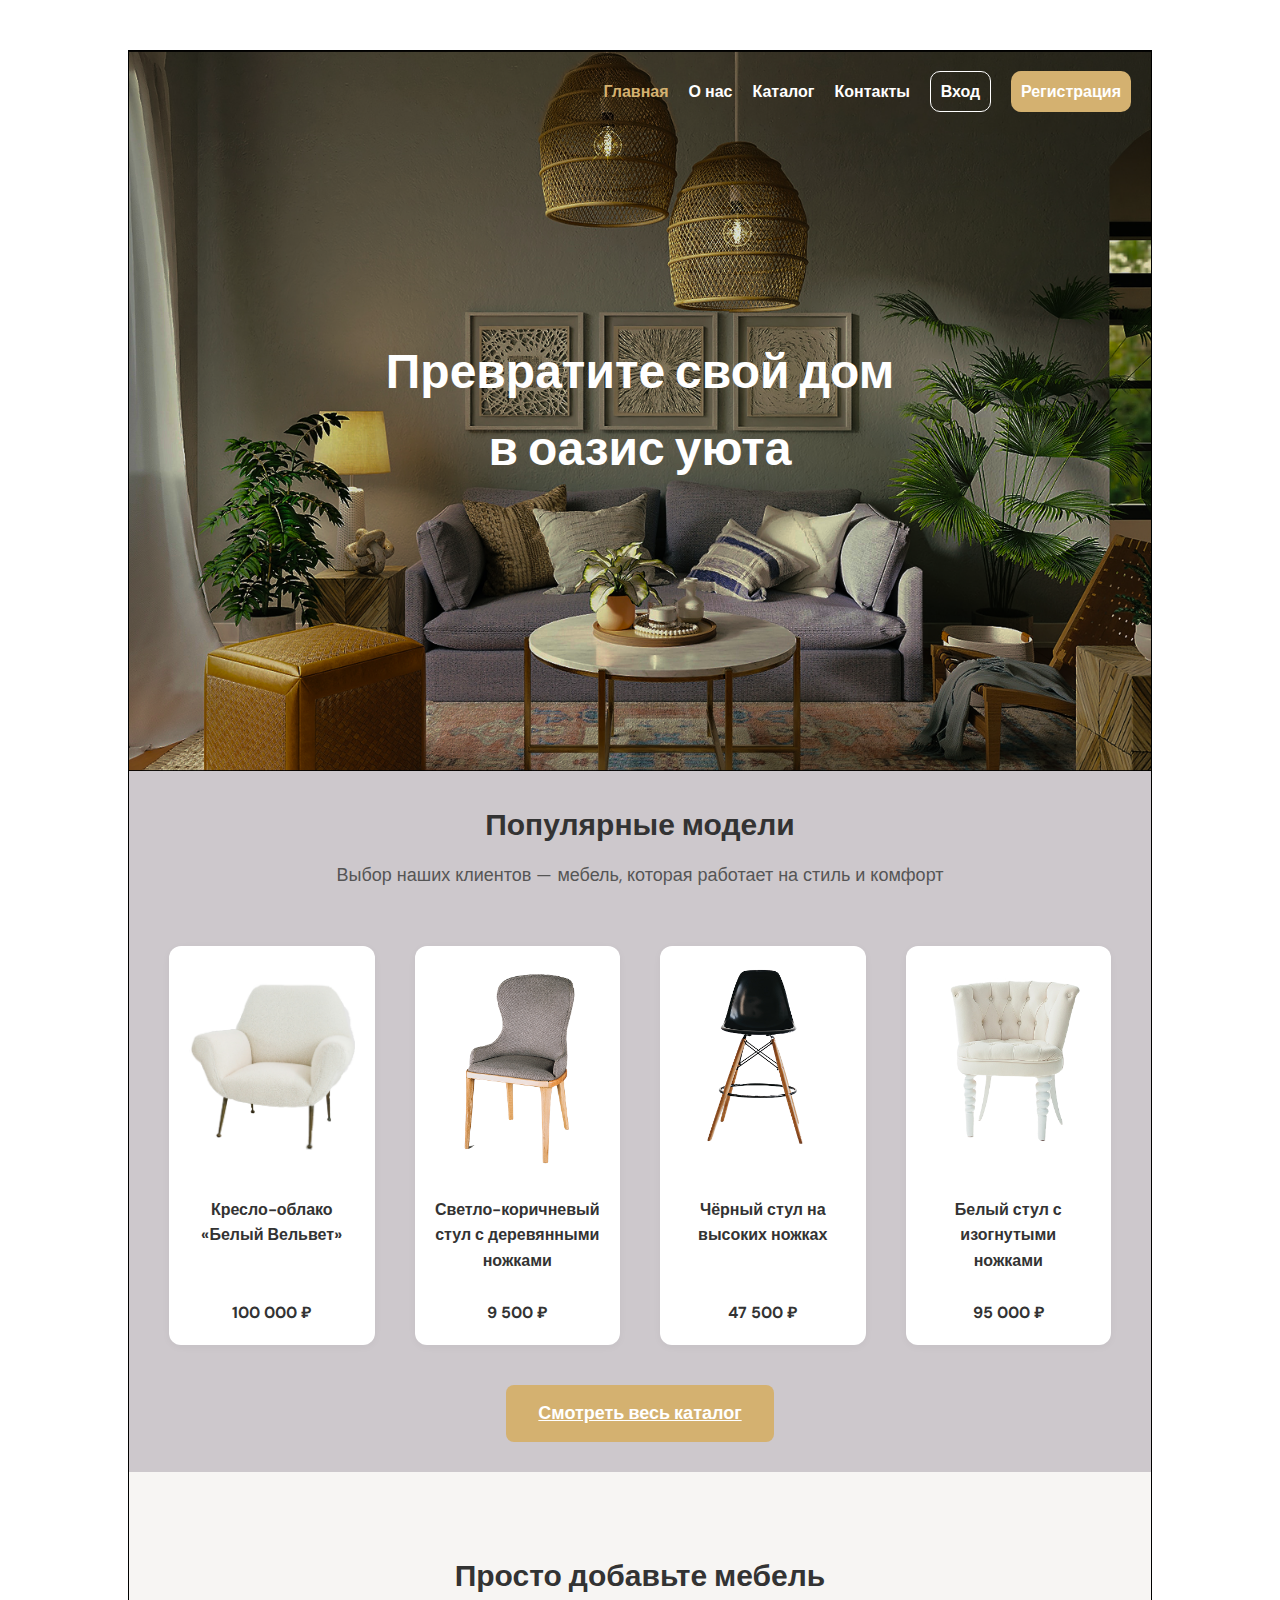
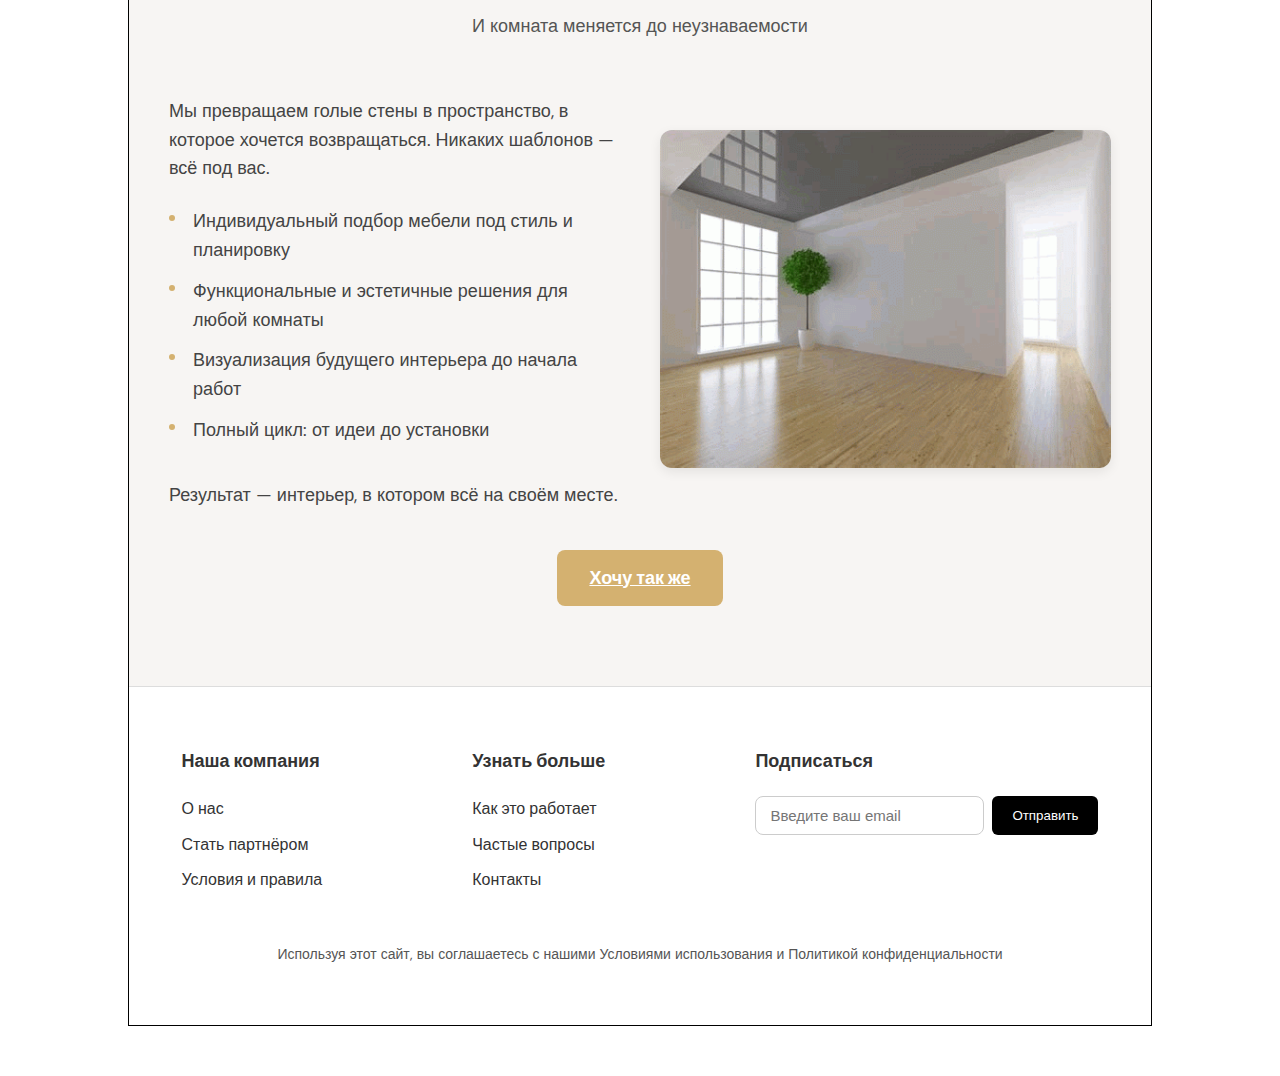
<file: index.html>
<!DOCTYPE html>
<html lang="ru">
  <head>
    <meta charset="UTF-8" />
    <meta name="viewport" content="width=device-width, initial-scale=1.0" />
    <title>Создайте комфорт в своём доме</title>
    <link
      href="https://fonts.googleapis.com/css2?family=DM+Sans:wght@400;600;700&display=swap"
      rel="stylesheet"
    />
    <link rel="stylesheet" href="styles.css" />
  </head>
  <body>
    <div class="page-wrapper">
        <header class="site-header">
            <nav class="nav-menu">
                <a href="./index.html" class="nav-btn main-page active">Главная</a>
                <a href="./about.html" class="nav-btn about-page">О нас</a>
                <a href="./catalog.html" class="nav-btn catalog-page">Каталог</a>
                <a href="./contacts.html" class="nav-btn contacts-page">Контакты</a>
                <a href="#" class="btn btn-login">Вход</a>
                <a href="#" class="btn btn-register">Регистрация</a>
            </nav>
        </header>
      <main>
        <section class="hero">
          <div class="hero-content">
            <h1>Превратите свой дом в оазис уюта</h1>
          </div>
        </section>
        <section class="about">
          <div class="section-title">
            <h2>Популярные модели</h2>
            <p>Выбор наших клиентов — мебель, которая работает на стиль и комфорт</p>
          </div>
          <div class="product-cards">
            <div class="product-card">
              <img
                      src="/photo/стул4.png"
                      alt="Кресло-облако «Белый Вельвет»"
              />
              <h3>Кресло-облако «Белый Вельвет»</h3>
              <p class="price">100 000 ₽</p>
            </div>
            <div class="product-card">
              <img
                      src="/photo/unsplash_kvmdsTrGOBM.png"
                      alt="Светло-коричневый стул"
                      loading="lazy"
              />
              <h3>Светло-коричневый стул с деревянными ножками</h3>
              <p class="price">9 500 ₽</p>
            </div>
            <div class="product-card">
              <img src="/photo/unsplash_3neSwyntbQ8.png" alt="Черный стул" loading="lazy"/>
              <h3>Чёрный стул на высоких ножках</h3>
              <p class="price">47 500 ₽</p>
            </div>
            <div class="product-card">
              <img src="/photo/unsplash_1P6AnKDw6S8.png" alt="Белый стул" loading="lazy"/>
              <h3>Белый стул с изогнутыми ножками</h3>
              <p class="price">95 000 ₽</p>
            </div>
          </div>
          <div class="about-cta-wrapper">
            <a href="./catalog.html" class="about-cta-button">Смотреть весь каталог</a>
          </div>
        </section>
        <section class="room-transformation">
          <div class="section-title">
            <h2>Просто добавьте мебель</h2>
            <p>И комната меняется до неузнаваемости</p>
          </div>

          <div class="room-grid">
            <div class="text-block">
              <p>Мы превращаем голые стены в пространство, в которое хочется возвращаться. Никаких шаблонов — всё под вас.</p>
              <ul>
                <li>Индивидуальный подбор мебели под стиль и планировку</li>
                <li>Функциональные и эстетичные решения для любой комнаты</li>
                <li>Визуализация будущего интерьера до начала работ</li>
                <li>Полный цикл: от идеи до установки</li>
              </ul>
              <p>Результат — интерьер, в котором всё на своём месте.</p>
            </div>

            <div class="gif-block">
              <img src="photo/hero2.gif" alt="До и после обстановки" />
            </div>
          </div>

          <div class="cta-wrapper">
            <a href="#" class="cta-main-button">Хочу так же</a>
          </div>
        </section>
      </main>
      <footer class="footer">
        <div class="footer-columns">
          <div class="footer-column">
            <h3>Наша компания</h3>
            <a href="#">О нас</a>
            <a href="#">Стать партнёром</a>
            <a href="#">Условия и правила</a>
          </div>
          <div class="footer-column">
            <h3>Узнать больше</h3>
            <a href="#">Как это работает</a>
            <a href="#">Частые вопросы</a>
            <a href="#">Контакты</a>
          </div>
          <div class="footer-column">
            <h3>Подписаться</h3>
            <div class="subscribe-form">
              <input type="email" placeholder="Введите ваш email" />
              <button type="submit">Отправить</button>
            </div>
          </div>
        </div>
        <div class="footer-bottom">
          <p>
            Используя этот сайт, вы соглашаетесь с нашими Условиями
            использования и Политикой конфиденциальности
          </p>
        </div>
      </footer>
    </div>
  </body>
</html>
</file>
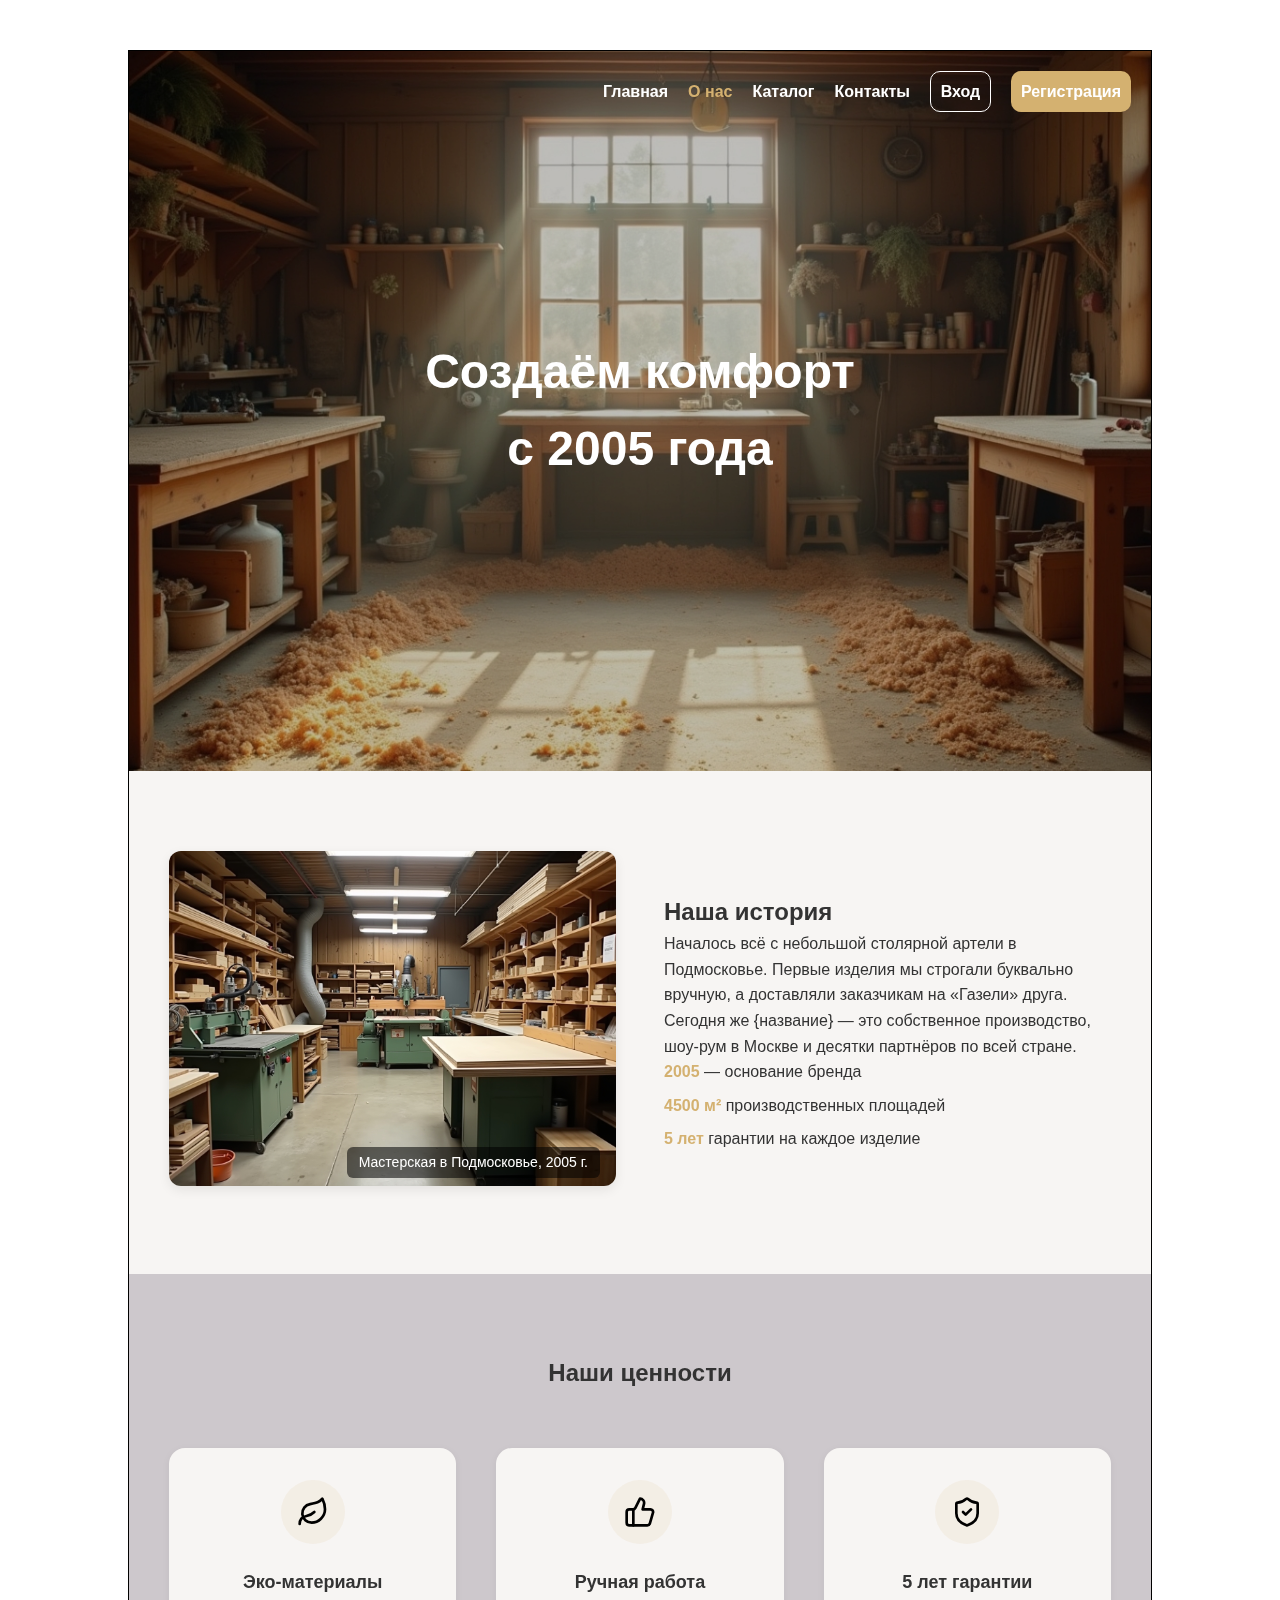
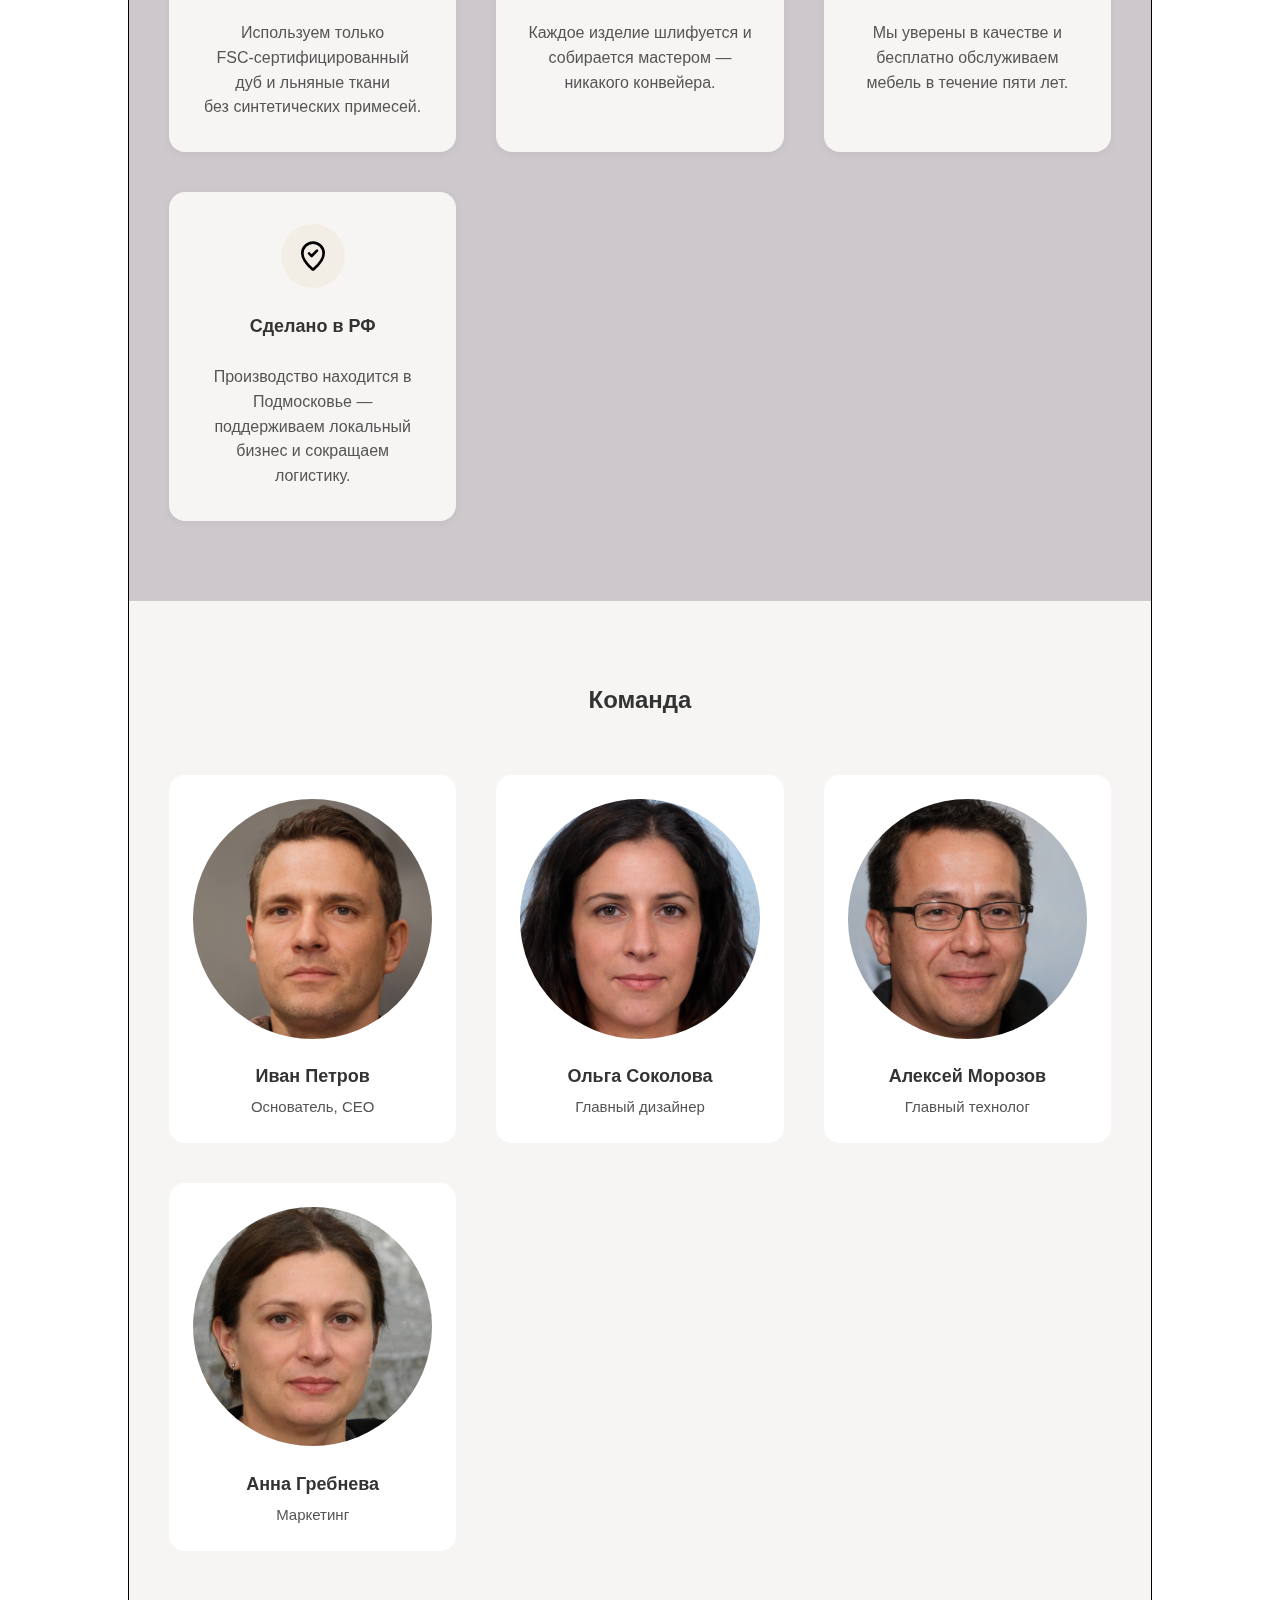
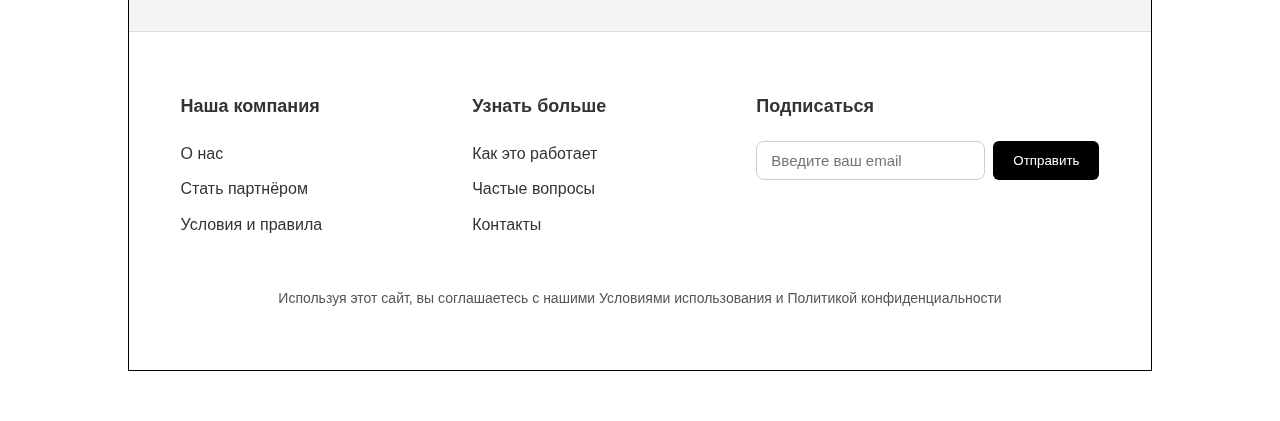
<file: about.html>
<!DOCTYPE html>
<html lang="ru">
<head>
    <meta charset="UTF-8" />
    <meta name="viewport" content="width=device-width, initial-scale=1.0" />
    <title>О нас</title>
    <link rel="stylesheet" href="styles.css" />
</head>
<body>
<div class="page-wrapper">
    <header class="site-header">
        <nav class="nav-menu">
            <a href="./index.html" class="nav-btn main-page">Главная</a>
            <a href="./about.html" class="nav-btn about-page active">О нас</a>
            <a href="./catalog.html" class="nav-btn catalog-page">Каталог</a>
            <a href="./contacts.html" class="nav-btn contacts-page">Контакты</a>
            <a href="#" class="btn btn-login">Вход</a>
            <a href="#" class="btn btn-register">Регистрация</a>
        </nav>
    </header>
    <main>
        <section class="hero hero--about">
            <h1 class="hero__title">Создаём&nbsp;комфорт с&nbsp;2005&nbsp;года</h1>
        </section>
        <!-- HISTORY -->
        <section class="history">
            <div class="history__inner container">
                <figure class="history__media">
                    <img
                            src="./photo/FirstFactory.jpg"
                            alt="Первая мастерская *****, 2005 год"
                            loading="lazy"
                    />
                    <figcaption class="history__caption">
                        Мастерская в Подмосковье, 2005 г.
                    </figcaption>
                </figure>

                <div class="history__text">
                    <h2>Наша история</h2>

                    <p>
                        Началось всё с небольшой столярной артели в Подмосковье.
                        Первые изделия мы строгали буквально вручную, а доставляли
                        заказчикам на «Газели» друга. Сегодня же {название} — это
                        собственное производство, шоу-рум в Москве и десятки партнёров
                        по всей стране.
                    </p>

                    <ul class="history__stats">
                        <li><strong>2005</strong> — основание бренда</li>
                        <li><strong>4500 м²</strong> производственных площадей</li>
                        <li><strong>5 лет</strong> гарантии на каждое изделие</li>
                    </ul>
                </div>
            </div>
        </section>
        <!-- VALUES -->
        <section class="values">
            <div class="container">
                <h2 class="section-title">Наши ценности</h2>

                <ul class="values__grid">
                    <li class="values__item">
        <span class="values__icon">
          <img src="./photo/leaf.svg" alt="" aria-hidden="true" />
        </span>
                        <h3 class="values__title">Эко‑материалы</h3>
                        <p class="values__desc">Используем только FSC‑сертифицированный дуб и льняные ткани без&nbsp;синтетических примесей.</p>
                    </li>

                    <li class="values__item">
        <span class="values__icon">
          <img src="./photo/thumbs-up.svg" alt="" aria-hidden="true" />
        </span>
                        <h3 class="values__title">Ручная работа</h3>
                        <p class="values__desc">Каждое изделие шлифуется и собирается мастером — никакого конвейера.</p>
                    </li>

                    <li class="values__item">
        <span class="values__icon">
          <img src="./photo/shield-check.svg" alt="" aria-hidden="true" />
        </span>
                        <h3 class="values__title">5&nbsp;лет гарантии</h3>
                        <p class="values__desc">Мы уверены в&nbsp;качестве и бесплатно обслуживаем мебель в течение пяти лет.</p>
                    </li>

                    <li class="values__item">
        <span class="values__icon">
          <img src="./photo/map-pin-check-inside.svg" alt="" aria-hidden="true" />
        </span>
                        <h3 class="values__title">Сделано в&nbsp;РФ</h3>
                        <p class="values__desc">Производство находится в Подмосковье — поддерживаем локальный бизнес и сокращаем логистику.</p>
                    </li>
                </ul>
            </div>
        </section>

        <!-- TEAM -->
        <section class="team">
            <div class="container">
                <h2 class="section-title">Команда</h2>
                <ul class="team__grid">
                    <li class="team-card">
                        <img src="./photo/male1.jfif" alt="Иван Петров — основатель" loading="lazy" />
                        <h3>Иван Петров</h3>
                        <p class="team-card__role">Основатель, CEO</p>
                    </li>
                    <li class="team-card">
                        <img src="./photo/female1.jfif" alt="Ольга Соколова — главный дизайнер" loading="lazy" />
                        <h3>Ольга Соколова</h3>
                        <p class="team-card__role">Главный дизайнер</p>
                    </li>
                    <li class="team-card">
                        <img src="./photo/male2.jfif" alt="Алексей Морозов — технолог" loading="lazy" />
                        <h3>Алексей Морозов</h3>
                        <p class="team-card__role">Главный технолог</p>
                    </li>
                    <li class="team-card">
                        <img src="./photo/female2.jfif" alt="Анна Гребнева — маркетинг" loading="lazy" />
                        <h3>Анна Гребнева</h3>
                        <p class="team-card__role">Маркетинг</p>
                    </li>
                </ul>
            </div>
        </section>
    </main>
    <footer class="footer">
        <div class="footer-columns">
            <div class="footer-column">
                <h3>Наша компания</h3>
                <a href="#">О нас</a>
                <a href="#">Стать партнёром</a>
                <a href="#">Условия и правила</a>
            </div>
            <div class="footer-column">
                <h3>Узнать больше</h3>
                <a href="#">Как это работает</a>
                <a href="#">Частые вопросы</a>
                <a href="#">Контакты</a>
            </div>
            <div class="footer-column">
                <h3>Подписаться</h3>
                <div class="subscribe-form">
                    <input type="email" placeholder="Введите ваш email" />
                    <button type="submit">Отправить</button>
                </div>
            </div>
        </div>
        <div class="footer-bottom">
            <p>
                Используя этот сайт, вы соглашаетесь с нашими Условиями
                использования и Политикой конфиденциальности
            </p>
        </div>
    </footer>
</div>

</body>
</html>
</file>
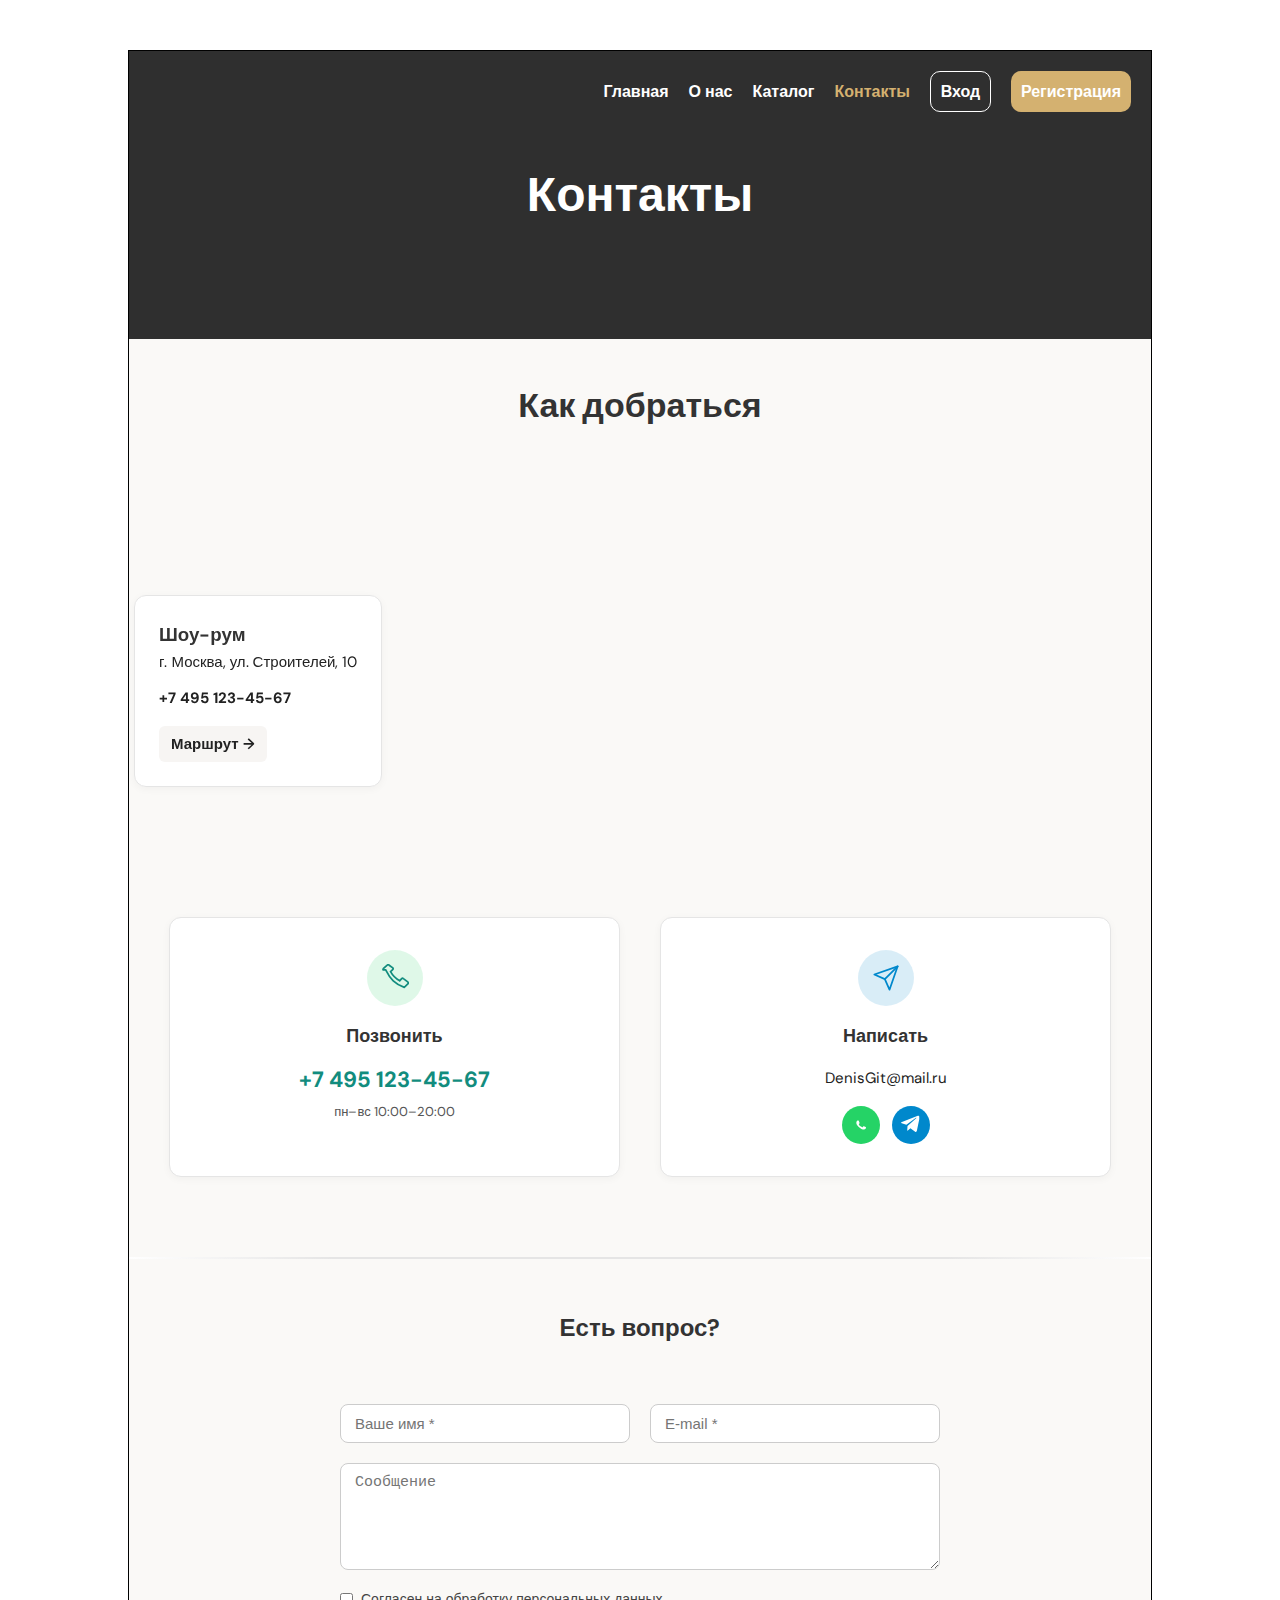
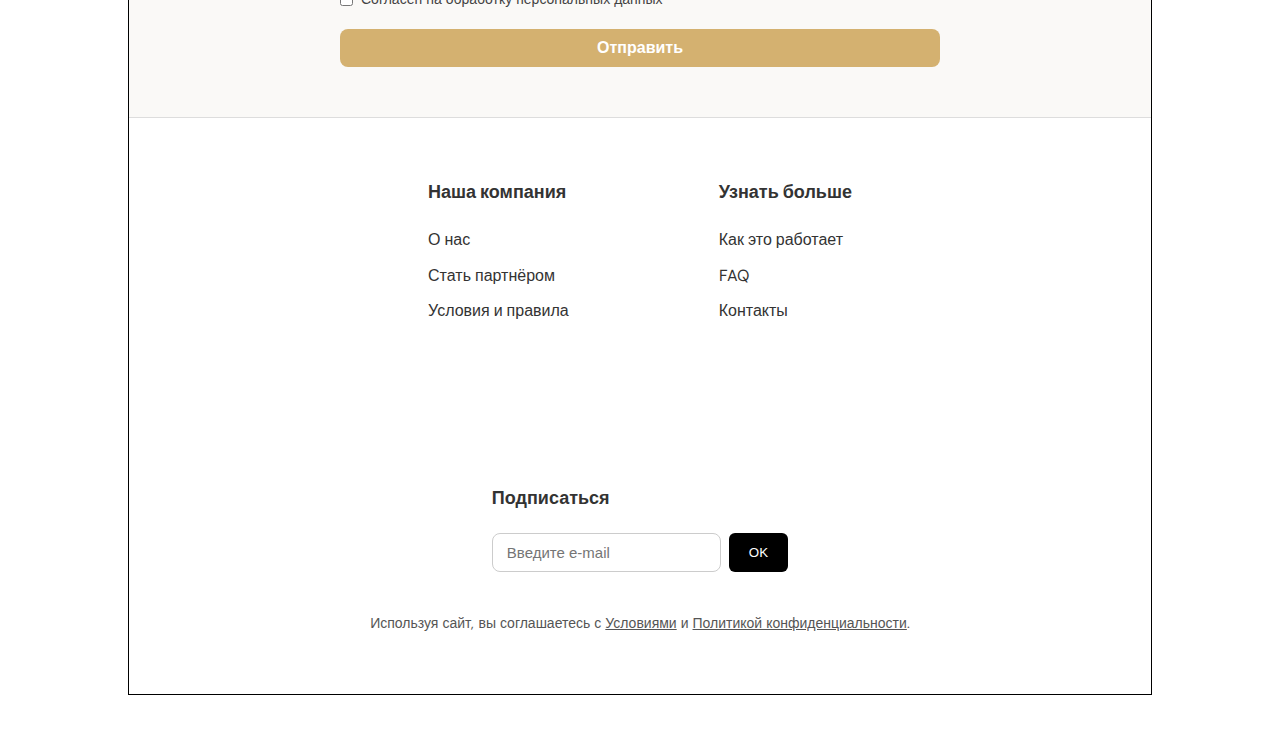
<file: contacts.html>
<!DOCTYPE html>
<html lang="ru">
<head>
    <meta charset="UTF-8" />
    <meta name="viewport" content="width=device-width, initial-scale=1.0" />
    <title>Контакты</title>
    <link href="https://fonts.googleapis.com/css2?family=DM+Sans:wght@400;600;700&display=swap" rel="stylesheet"/>
    <link rel="stylesheet" href="styles.css" />
</head>
<body>
<div class="page-wrapper">

    <header class="site-header">
        <nav class="nav-menu">
            <a href="./index.html" class="nav-btn main-page">Главная</a>
            <a href="./about.html" class="nav-btn about-page">О нас</a>
            <a href="./catalog.html" class="nav-btn catalog-page">Каталог</a>
            <a href="./contacts.html" class="nav-btn contacts-page active">Контакты</a>
            <a href="#" class="btn btn-login">Вход</a>
            <a href="#" class="btn btn-register">Регистрация</a>
        </nav>
    </header>

    <main>
        <section class="hero hero--contacts">
            <h1>Контакты</h1>
        </section>

        <h2 class="map-heading container">Как добраться</h2>
        <section class="map-block">
            <iframe
                    src="https://yandex.ru/map-widget/v1/?um=constructor%3A1be21e0b198cfc9a9ef&scroll=false"
                    loading="lazy"></iframe>
            <div class="map-card card">
                <h3>Шоу-рум</h3>
                <p>г. Москва, ул. Строителей, 10</p>
                <a href="tel:+74951234567" class="map-tel">+7 495 123-45-67</a>
                <a class="btn-route" href="https://yandex.ru/maps/?rtext=~55.6958,37.5349" target="_blank">
                    Маршрут →
                </a>
            </div>
        </section>

        <section class="contact-grid container">

            <article class="contact-item card card--call">
                <div class="card-icon">
                    <svg width="28" height="28" viewBox="0 0 24 24" fill="none">
                        <path d="M4 5c4 8 8 12 16 15l3-3c.5-.5.5-1.2-.1-1.7l-3.7-2.8c-.5-.4-1.1-.3-1.5.1l-1.7 1.8a19.4 19.4 0 0 1-7.8-7.8l1.8-1.8c.4-.4.5-1 .1-1.5L7 1.1C6.5.5 5.8.5 5.3 1L2 4c-.3.4-.4 1 0 1z" stroke="currentColor" stroke-width="1.5" stroke-linecap="round"/></svg>
                </div>
                <h3>Позвонить</h3>
                <p class="tel-big">
                    <a href="tel:+74951234567">+7&nbsp;495&nbsp;123-45-67</a>
                </p>
                <small>пн–вс 10:00–20:00</small>
            </article>

            <article class="contact-item card card--write">
                <div class="card-icon">
                    <svg width="28" height="28" viewBox="0 0 24 24" fill="none"><path d="M22 2 11 13" stroke="currentColor" stroke-width="1.5" stroke-linecap="round"/><path d="m22 2-7 20-4-9-9-4 20-7Z" stroke="currentColor" stroke-width="1.5" stroke-linejoin="round"/></svg>
                </div>
                <h3>Написать</h3>

                <a class="email-link" href="mailto:DenisGit@mail.ru">DenisGit@mail.ru</a>

                <div class="messengers">
                    <a href="https://wa.me/79991234567" class="messenger wapp" aria-label="WhatsApp"></a>
                    <a href="https://t.me/deniska" class="messenger tg"   aria-label="Telegram"></a>
                </div>
            </article>
        </section>

        <hr class="section-divider">

        <section class="contact-form container">
            <h2 class="section-title">Есть вопрос?</h2>

            <form onsubmit="e.preventDefault(); alert('Спасибо! Мы свяжемся с вами.');">
                <div class="two-cols">
                    <input type="text" placeholder="Ваше имя *" required>
                    <input type="email" placeholder="E-mail *" required>
                </div>

                <textarea rows="5" placeholder="Сообщение"></textarea>

                <label class="checkbox">
                    <input type="checkbox" required>
                    <span>Согласен на обработку персональных данных</span>
                </label>

                <button class="btn btn--primary">Отправить</button>
            </form>
        </section>
    </main>

    <footer class="footer">
        <div class="footer-columns container">
            <div class="footer-column">
                <h3>Наша компания</h3>
                <a href="./about.html">О нас</a>
                <a href="#">Стать партнёром</a>
                <a href="#">Условия и правила</a>
            </div>
            <div class="footer-column">
                <h3>Узнать больше</h3>
                <a href="#">Как это работает</a>
                <a href="#">FAQ</a>
                <a href="contacts.html">Контакты</a>
            </div>
            <div class="footer-column">
                <h3>Подписаться</h3>
                <form class="subscribe-form" onsubmit="return false;">
                    <input type="email" placeholder="Введите e-mail" required>
                    <button type="submit">OK</button>
                </form>
            </div>
        </div>
        <div class="footer-bottom">
            <p>Используя сайт, вы соглашаетесь с <a href="#">Условиями</a> и <a href="#">Политикой конфиденциальности</a>.</p>
        </div>
    </footer>

</div>
</body>
</html>
</file>
<file: styles.css>
/* ========== Base ========== */
*,
*::before,
*::after {
    margin: 0;
    padding: 0;
    box-sizing: border-box;
}

body {
    font-family: "DM Sans", sans-serif;
    line-height: 1.6;
    color: #333;
}

.container {
    max-width: 100%;
    margin: auto;
    padding-left: 40px;
    padding-right: 40px;
}

/* ========== Layout / Wrapper ========== */
.page-wrapper {
    max-width: 80%;
    width: 100%;
    margin: 50px auto;
    border: 1px solid #000;
    position: relative;
}

.site-header {
    position: absolute;
    top: 0;
    left: 0;
    width: 100%;
    z-index: 10;
}

/* ========== Navigation ========== */
.nav-menu {
    display: grid;
    grid-template-columns: repeat(6, auto);
    justify-content: end;
    align-items: center;
    gap: 20px;
    padding: 20px;
}

.nav-btn {
    text-align: center;
    text-decoration: none;
    font-weight: 600;
    color: #fff;
}

.nav-btn.active { color: #d4b170; }

.btn {
    display: flex;
    align-items: center;
    justify-content: center;
    font-weight: 600;
    text-decoration: none;
}

.btn-login {
    max-width: 61px;
    max-height: 41px;
    padding: 10px;
    border: 1px solid #fff;
    border-radius: 10px;
    color: #fff;
}

.btn-register {
    max-width: 128px;
    max-height: 41px;
    padding: 10px;
    border-radius: 10px;
    background: #d4b170;
    color: #fff;
}

/* ========== Footer ========== */
.footer {
    background: #fff;
    padding: 60px 40px;
    border-top: 1px solid #ddd;
}

.footer-columns {
    display: flex;
    flex-wrap: wrap;
    gap: 150px;
    justify-content: center;
    margin-bottom: 40px;
}

.footer-column h3 {
    margin-bottom: 20px;
    font-size: 18px;
    font-weight: 700;
}

.footer-column a {
    display: block;
    margin-bottom: 10px;
    color: #333;
    text-decoration: none;
}

.footer-column a:hover { text-decoration: underline; }

.subscribe-form {
    display: flex;
    gap: 8px;
}

.subscribe-form input {
    flex: 1 1 160px;
    padding: 10px;
    border: 1px solid #ccc;
    border-radius: 6px;
}

.subscribe-form button {
    padding: 10px 20px;
    background: #000;
    color: #fff;
    border: none;
    border-radius: 6px;
    cursor: pointer;
}

.footer-bottom {
    text-align: center;
    font-size: 14px;
    color: #555;
}

.footer-bottom a { color: inherit; }

/* ========== Hero (главная) ========== */
.hero {
    position: relative;
    height: 80vh;
    width: 100%;
    display: flex;
    justify-content: center;
    color: #fff;
    background: url("./photo/HomeHero.png") center / cover no-repeat;
}

.hero h1 {
    position: absolute;
    top: 50%;
    left: 50%;
    transform: translate(-50%, -50%);
    font-size: 48px;
    text-align: center;
}

.hero--about {
    display: flex;
    align-items: center;
    height: 80vh;
    background: url("photo/AboutHero.jpg") center / cover no-repeat;
}

.hero--about::before {
    content: "";
    position: absolute;
    inset: 0;
    background: rgba(0, 0, 0, 0.25);
    mix-blend-mode: multiply;
}

.hero--catalog{
    height:32vh;
    display:flex;
    align-items:center;
    justify-content:center;
    color:#fff;
    background:#2f2f2f;
}

.hero--catalog h1{
    font-size:clamp(32px,4vw,48px);
    font-weight:700;
}

/* ========== Popular models (home) ========== */
.about {
    background: #cdc8cc;
    padding: 30px 40px;
}

.section-title {
    text-align: center;
    margin-bottom: 56px;
}

.section-title h2 {
    font-size: 30px;
    font-weight: 700;
    margin-bottom: 12px;
}

.section-title p {
    font-size: 18px;
    color: #555;
}

.product-cards {
    display: flex;
    gap: 40px;
    align-items: stretch;
}

.product-card {
    flex: 1;
    display: flex;
    flex-direction: column;
    justify-content: space-between;
    padding: 20px;
    text-align: center;
    background: #fff;
    border-radius: 10px;
    box-shadow: 0 4px 6px rgba(0, 0, 0, 0.1);
    transition: transform 0.25s ease, box-shadow 0.25s ease;
}

.product-card:hover {
    transform: translateY(-8px);
    box-shadow: 0 8px 16px rgba(0, 0, 0, 0.15);
}

.product-card img {
    width: 100%;
    height: 200px;
    object-fit: contain;
    margin-bottom: 15px;
}

.product-card h3 {
    flex-grow: 1;
    margin-bottom: 10px;
    font-size: 16px;
}

.product-card .price {
    margin-top: auto;
    font-weight: 700;
    color: #333;
}

.about-cta-wrapper { text-align: center; margin-top: 40px; }

.about-cta-button {
    display: inline-block;
    padding: 14px 32px;
    font-size: 18px;
    font-weight: 700;
    color: #fff;
    background: #d4b170;
    border-radius: 8px;
    transition: background 0.3s ease;
}

.about-cta-button:hover { background: #bfa05d; }

/* ========== Room transformation (home) ========== */
.room-transformation {
    background: #f7f5f3;
    padding: 80px 40px;
    text-align: center;
}

.room-grid {
    display: grid;
    grid-template-columns: repeat(auto-fit, minmax(280px, 1fr));
    gap: 40px;
    max-width: 1200px;
    margin: 0 auto 40px;
    align-items: center;
}

.text-block {
    display: flex;
    flex-direction: column;
    text-align: left;
    font-size: 18px;
    color: #444;
    line-height: 1.6;
}

.text-block ul {
    margin: 24px 0;
    list-style: none;
}

.text-block li {
    position: relative;
    margin-bottom: 12px;
    padding-left: 24px;
}

.text-block li::before {
    content: "";
    position: absolute;
    top: 8px;
    left: 0;
    width: 6px;
    height: 6px;
    background: #d4b170;
    border-radius: 50%;
}

.gif-block img {
    width: 100%;
    border-radius: 12px;
    box-shadow: 0 4px 12px rgba(0, 0, 0, 0.08);
}

.cta-main-button {
    display: inline-block;
    padding: 14px 32px;
    font-size: 18px;
    font-weight: 700;
    color: #fff;
    background: #d4b170;
    border-radius: 8px;
    transition: background 0.3s ease;
}

.cta-main-button:hover { background: #bfa05d; }

/* ========== History + Values + Team (about) ========== */
.history {
    background: #f7f5f3;
    padding-block: 80px;
}

.history__inner {
    display: grid;
    gap: 48px;
    grid-template-columns: repeat(auto-fit, minmax(280px, 1fr));
    align-items: center;
}

.history__media { position: relative; }

.history__media img {
    width: 100%;
    aspect-ratio: 4 / 3;
    object-fit: cover;
    border-radius: 12px;
    box-shadow: 0 4px 12px rgba(0, 0, 0, 0.08);
}

.history__caption {
    position: absolute;
    right: 16px;
    bottom: 16px;
    padding: 4px 12px;
    font-size: 14px;
    color: #fff;
    background: rgba(0, 0, 0, 0.55);
    border-radius: 6px;
}

.history__stats {
    display: flex;
    flex-direction: column;
    gap: 8px;
    list-style: none;
    font-size: 16px;
}

.history__stats strong { color: #d4b170; }

.values {
    background: #cdc8cc;
    padding-block: 80px;
}

.values__grid {
    display: grid;
    gap: 40px;
    grid-template-columns: repeat(auto-fit, minmax(240px, 1fr));
    margin-top: 48px;
}

.values__item {
    display: flex;
    flex-direction: column;
    align-items: center;
    text-align: center;
    gap: 24px;
    padding: 32px;
    background: #f7f5f3;
    border-radius: 16px;
    box-shadow: 0 2px 8px rgba(0, 0, 0, 0.05);
    transition: transform 0.25s ease, box-shadow 0.25s ease;
}

.values__item:hover {
    transform: translateY(-6px);
    box-shadow: 0 6px 16px rgba(0, 0, 0, 0.08);
}

.values__icon {
    display: flex;
    align-items: center;
    justify-content: center;
    width: 64px;
    height: 64px;
    background: #d4b1701a;
    border-radius: 50%;
}

.values__icon img { width: 32px; height: 32px; }

.values__title { font-size: 18px; font-weight: 700; }

.values__desc  { font-size: 16px; line-height: 1.55; color: #555; }

.team {
    background: #f7f5f3;
    padding-block: 80px;
}

.team__grid {
    display: grid;
    gap: 40px;
    grid-template-columns: repeat(auto-fit, minmax(220px, 1fr));
    margin-top: 48px;
    list-style: none;
}

.team-card {
    text-align: center;
    padding: 24px;
    background: #fff;
    border-radius: 16px;
    transition: transform 0.25s ease, box-shadow 0.25s ease;
}

.team-card:hover {
    transform: translateY(-6px);
    box-shadow: 0 6px 16px rgba(0, 0, 0, 0.08);
}

.team-card img {
    width: 100%;
    aspect-ratio: 1 / 1;
    object-fit: cover;
    border-radius: 50%;
    margin-bottom: 16px;
}

.team-card h3   { font-size: 18px; font-weight: 700; margin-bottom: 4px; }
.team-card__role{ font-size: 15px; color: #555; }

/* ========== Catalog grid & modal filter ========== */
.catalog {
    background: linear-gradient(135deg, #faf9f7 0%, #f3f1ee 100%);
    display: grid;
    gap: 40px;
    grid-template-columns: 1fr;
    padding-block: 80px;
}

.catalog-grid {
    display: grid;
    gap: 24px;
    grid-template-columns: repeat(auto-fill, minmax(260px, 1fr));
}

.product-card {
    display: flex;
    flex-direction: column;
    gap: 16px;
    padding: 20px;
    background: #fff;
    border-radius: 12px;
    box-shadow: 0 2px 8px rgba(0, 0, 0, 0.04);
    transition: transform 0.25s ease, box-shadow 0.25s ease;
}

.product-card:hover {
    transform: translateY(-6px);
    box-shadow: 0 6px 16px rgba(0, 0, 0, 0.08);
}

.product-card img {
    width: 100%;
    aspect-ratio: 4 / 3;
    object-fit: contain;
    border-radius: 8px;
}

.product-card__title { font-size: 17px; font-weight: 600; color: #222; }
.product-card__price { font-size: 18px; font-weight: 700; color: #222; }

/* filter floating button */
.filter-toggle {
    position: fixed;
    right: 24px;
    bottom: 24px;
    display: flex;
    align-items: center;
    gap: 6px;
    padding: 12px 18px;
    background: #d4b170;
    color: #fff;
    border-radius: 40px;
    box-shadow: 0 4px 14px rgba(0, 0, 0, 0.15);
    font-size: 15px;
    font-weight: 600;
    cursor: pointer;
    z-index: 50;
}

.filter-toggle svg { stroke: #fff; }

/* modal overlay & panel */
.modal {
    position: fixed;
    inset: 0;
    display: none;
    z-index: 60;
}

.modal--open {
    display: block;
}
.modal__backdrop {
    position: absolute;
    inset: 0;
    background: rgba(0, 0, 0, 0.45);
    animation: fade 0.25s ease;
}
.modal__close {
    position: absolute;
    top: 10px;
    right: 16px;
    background: none;
    border: none;
    font-size: 28px;
    line-height: 1;
    color: #555;
    cursor: pointer;
}

.modal__panel {
    position: fixed;
    left: 50%;
    top: 50%;
    transform: translate(-50%, -50%);
    width: 90%;
    max-width: 380px;
    max-height: calc(100vh - 40px);
    overflow-y: auto;
    padding: 24px;
    background: #fff;
    border-radius: 16px;
    display: flex;
    flex-direction: column;
    gap: 20px;
}

input[type="range"] {
    -webkit-appearance: none;
    width: 100%;
    height: 4px;
    margin: 6px 0;
    background: #ddd;
    border-radius: 2px;
}

input[type="range"]::-webkit-slider-thumb {
    -webkit-appearance: none;
    width: 18px;
    height: 18px;
    background: #d4b170;
    border-radius: 50%;
    cursor: pointer;
    border: none;
}

input[type="range"]::-moz-range-thumb {
    width: 18px;
    height: 18px;
    background: #d4b170;
    border-radius: 50%;
    cursor: pointer;
    border: none;
}

.filter-range {
    font-size: 14px;
    color: #555;
    margin-top: -4px;
}

@keyframes fade {
    from {
        opacity: 0;
    } to {
              opacity: 1;
          }
}
@keyframes slideUp {
    from {
        transform: translateY(24px);
        opacity: 0;
    } to {
              transform: none;
              opacity: 1;
          }
}

.hero--contacts{
    height:32vh;
    display:flex;
    align-items:center;
    justify-content:center;
    color:#fff;
    background:#2f2f2f;
}

.map-heading,
.map-block,
.contact-grid,
.contact-form{
    background:#faf9f7;
}

.map-heading{
    padding:40px 0 20px;
    font-size:clamp(26px,3vw,34px);
    font-weight:700;
    text-align:center;
}

.map-block{
    position:relative;
    aspect-ratio:16/6;
}
.map-block iframe{
    position:absolute;
    inset:0;
    width:100%;
    height:100%;
    border:0;
}

.card{
    background:#fff;
    border:1px solid #e5e5e5;
    border-radius:12px;
    box-shadow:0 2px 8px rgba(0,0,0,.04);
}

.map-card{
    position:absolute;
    left:5px;
    bottom:50px;
    max-width:260px;
    padding:24px;
}
.card p,
.card a{
    font-size:15px;
    color:#222;
    text-decoration:none;
}

.card a:hover{
    text-decoration:underline;
}

.map-tel{
    display:block;
    margin:12px 0;
    font-size:20px;
    font-weight:700;
    color:#d4b170;
}

.btn-route{
    display:inline-block;
    margin-top:4px;
    padding:6px 12px;
    font-size:14px;
    font-weight:600;
    color:#0088cc;
    background:#f7f5f3;
    border-radius:6px;
}

.email-link{
    display:inline-block;
    margin:4px 0 8px;
    color:#0088cc;
}

.contact-item small{
    color:#555;
    font-size:13px
}

.contact-grid{
    display:grid;
    gap:40px;
    grid-template-columns:repeat(auto-fit,minmax(400px,1fr));
    padding-block:80px;
    text-align:center;
}
.contact-item{
    padding:32px 24px;
}
.contact-item h3{
    margin-bottom:12px;
    font-size:18px;
    font-weight:700;
}
.email-link{
    text-decoration: none;
    color: black;
}
.contact-form{
    background-color: #faf9f7;
    padding-block: 50px;
}
.contact-form form{
    max-width:600px;
    margin:0 auto;
    display:flex;
    flex-direction:column;
    gap:20px;
}
.two-cols{
    display:grid;
    gap:20px;
    grid-template-columns:repeat(auto-fit,minmax(240px,1fr));
}
input,
textarea{
    width:100%;
    padding:12px;
    font-size:15px;
    border:1px solid #ccc;
    border-radius:8px;
}
.card-icon{
    display:flex;
    align-items:center;
    justify-content:center;
    width:56px;
    height:56px;
    margin:0 auto 16px;
    border-radius:50%;
    background:#d4b1701a;
    color:#d4b170;
}

.card--call .card-icon{
    background:#25d36626;
    color:#128c7e;
}
.card--write .card-icon{
    background:#0088cc26;
    color:#0088cc;
}

.tel-big a{
    font-size:22px;
    font-weight:700;
    color:#128c7e;
    text-decoration:none;
}
.tel-big a:hover{ text-decoration:underline; }

.messengers{
    display:flex;
    justify-content:center;
    gap:12px;
    margin-top:8px;
}

.messenger{
    width:38px;
    height:38px;
    border-radius:50%;
    display:inline-block;
    background-size:20px;
    background-position:center;
    background-repeat:no-repeat;
}
.messenger.wapp{
    background-color:#25d366;
    background-image:url('data:image/svg+xml;utf8,<svg xmlns=\"http://www.w3.org/2000/svg\" fill=\"white\" viewBox=\"0 0 24 24\"><path d=\"M17.47 14.37c-.29-.15-1.7-.84-1.96-.94-.26-.09-.45-.15-.64.15-.19.29-.74.94-.9 1.13-.17.19-.33.22-.62.07-.29-.15-1.22-.45-2.32-1.44-.86-.77-1.44-1.72-1.6-2-.17-.29-.02-.45.13-.6.13-.13.29-.33.43-.49.14-.17.19-.29.29-.48.09-.19.05-.37-.02-.52-.07-.15-.64-1.53-.88-2.11-.23-.52-.47-.45-.64-.46-.17-.01-.37-.01-.57-.01-.19 0-.5.07-.76.37-.26.29-1 1-1 2.42 0 1.41 1.02 2.75 1.16 2.94.15.19 2 3.06 4.86 4.29.68.29 1.21.46 1.63.59.69.22 1.32.19 1.82.12.56-.08 1.7-.69 1.94-1.36.24-.66.24-1.23.17-1.35-.07-.12-.27-.19-.56-.33z\"/></svg>');}
.messenger.tg  {
    background-color:#0088cc;
    background-image:url('data:image/svg+xml;utf8,<svg xmlns=\"http://www.w3.org/2000/svg\" fill=\"white\" viewBox=\"0 0 24 24\"><path d=\"M21.91 5.08 19.05 19c-.28 1.25-1.02 1.56-2.06.97l-5.69-4.19-2.74 2.64c-.3.3-.55.55-1.13.55l.4-5.73 10.44-9.45c.46-.41-.1-.64-.71-.23L6.44 11.7.9 9.96c-1.07-.34-1.09-1.07.22-1.59l19.08-7.36c.89-.32 1.67.22 1.71 1.07Z\"/></svg>');}
input:not([type="checkbox"]):not([type="radio"]),
textarea{
    width:100%;
    padding:10px 14px;
    font-size:15px;
    border:1px solid #ccc;
    border-radius:8px;
    transition:border-color .2s ease, box-shadow .2s ease;
}
input:focus,
textarea:focus{
    border-color:#d4b170;
    box-shadow:0 0 0 3px #d4b17033;
    outline:none;
}

input[type="checkbox"]{
    width:auto;
    height:auto;
    cursor:pointer;
    accent-color:#d4b170;
}

.btn--primary{
    display:inline-flex;
    align-items:center;
    justify-content:center;
    padding:10px 28px;
    font-size:16px;
    font-weight:700;
    color:#fff;
    background:#d4b170;
    border:none;
    border-radius:8px;
    cursor:pointer;
    transition:background .25s ease, transform .1s ease;
}
.btn--primary:hover    {
    background:#c5a45f;
}
.btn--primary:active   {
    transform:translateY(1px);
}
.btn--primary:disabled {
    background:#d4b17080;
    cursor:not-allowed;
}

.checkbox{
    display:inline-flex;
    align-items:center;
    gap:8px;
    cursor:pointer;
    user-select:none;
}
.checkbox span{
    font-size:14px;
    line-height:1.4;
    color:#444;
}
.section-divider {
    width: 100%;
    height: 2px;
    border: 0;
    background: linear-gradient(
            90deg,
            transparent 0,
            #e5e5e5 20%,
            #e5e5e5 80%,
            transparent 100%);
}
</file>
